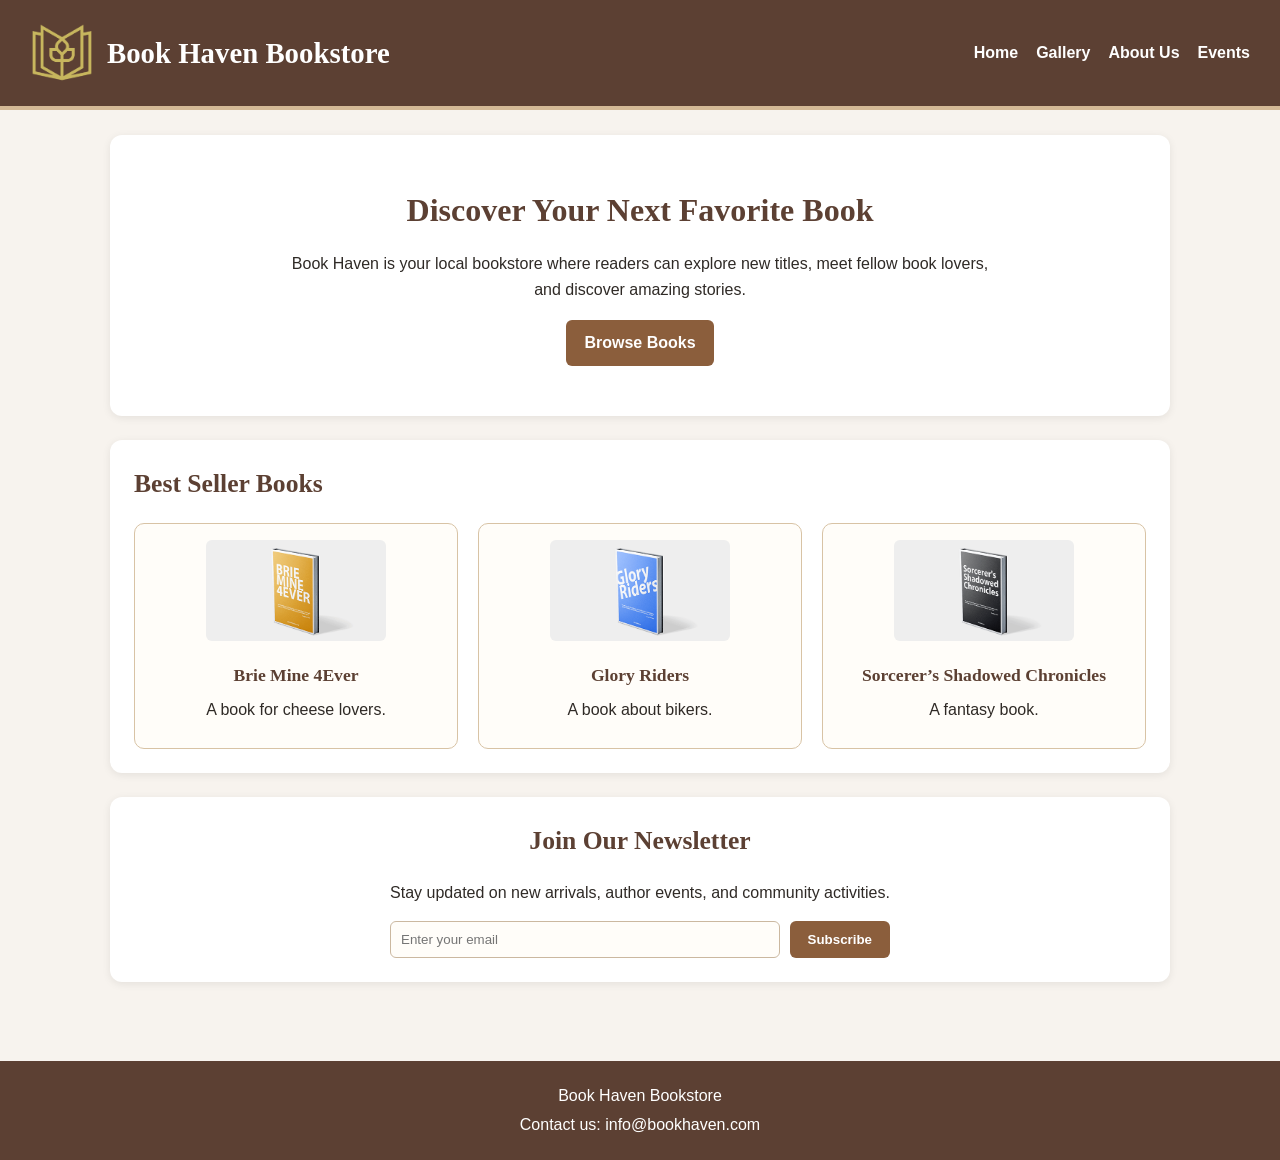
<file: index.html>
<!DOCTYPE html>
<html>

<head>
  <title>Book Haven Bookstore</title>
  <link rel="stylesheet" href="styles.css">
</head>

<body>

  <header>
    <div class="logo-area">
      <img src="images/Client3_Logo.png" alt="Book Haven Bookstore Logo" class="logo">
      <h1>Book Haven Bookstore</h1>
    </div>

    <nav>
      <a href="index.html">Home</a>
      <a href="gallery.html">Gallery</a>
      <a href="about.html">About Us</a>
      <a href="events.html">Events</a>
    </nav>
  </header>

  <main>

    <section class="hero">
      <h2>Discover Your Next Favorite Book</h2>
      <p>
        Book Haven is your local bookstore where readers can explore new titles,
        meet fellow book lovers, and discover amazing stories.
      </p>
      <a href="gallery.html" class="btn">Browse Books</a>
    </section>

    <section>
      <h2 class="section-title">Best Seller Books</h2>

      <div class="card-grid">

        <div class="card">
          <img src="images/Client3_Book1.png" alt="Brie Mine 4Ever book cover">
          <h3>Brie Mine 4Ever</h3>
          <p>A book for cheese lovers.</p>
        </div>

        <div class="card">
          <img src="images/Client3_Book2.png" alt="Glory Riders book cover">
          <h3>Glory Riders</h3>
          <p>A book about bikers.</p>
        </div>

        <div class="card">
          <img src="images/Client3_Book3.png" alt="Sorcerer’s Shadowed Chronicles book cover">
          <h3>Sorcerer’s Shadowed Chronicles</h3>
          <p>A fantasy book.</p>
        </div>

      </div>
    </section>

    <section class="newsletter">
      <h2 class="section-title">Join Our Newsletter</h2>
      <p>Stay updated on new arrivals, author events, and community activities.</p>

      <form onsubmit="subscribeUser(event)">
        <input type="email" placeholder="Enter your email" required>
        <button type="submit" class="btn">Subscribe</button>
      </form>
    </section>

  </main>

  <footer>
    <p>Book Haven Bookstore</p>
    <p>Contact us: info@bookhaven.com</p>
  </footer>

  <script src="script.js"></script>
</body>

</html>
</file>
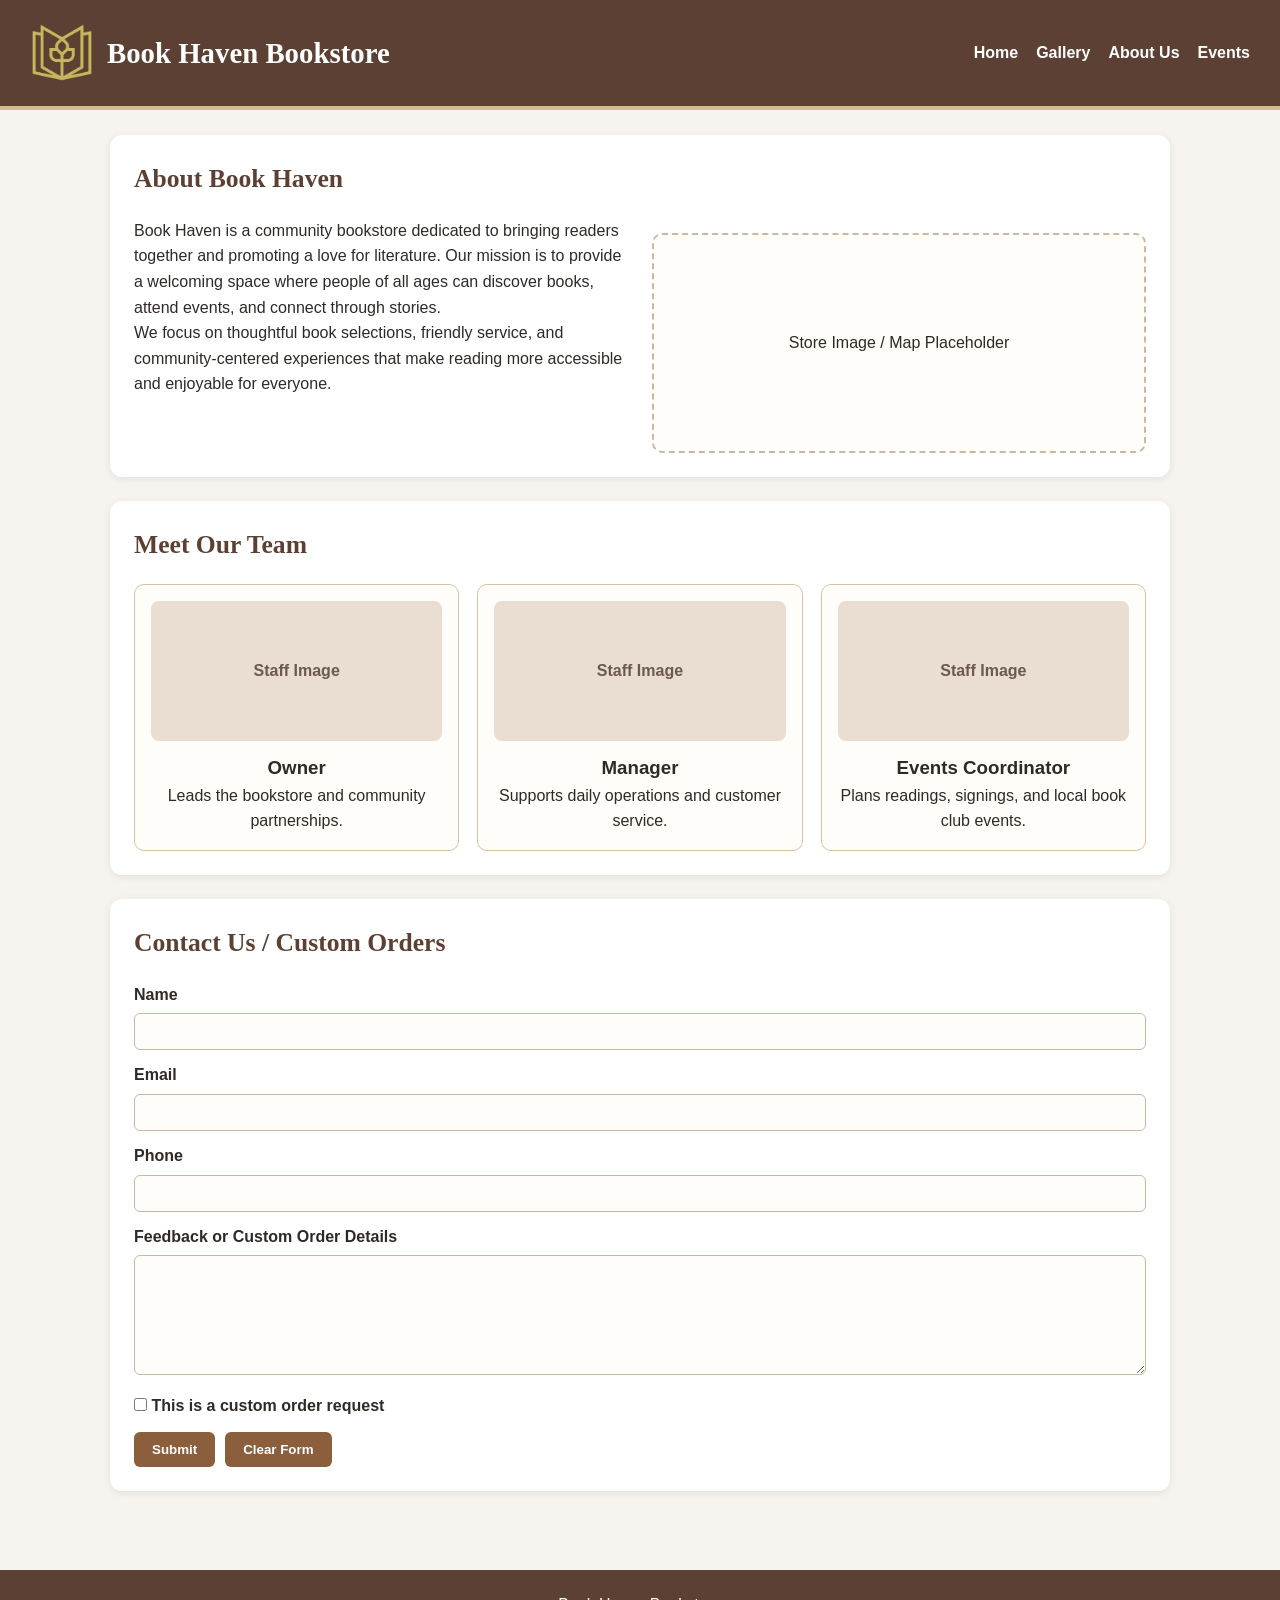
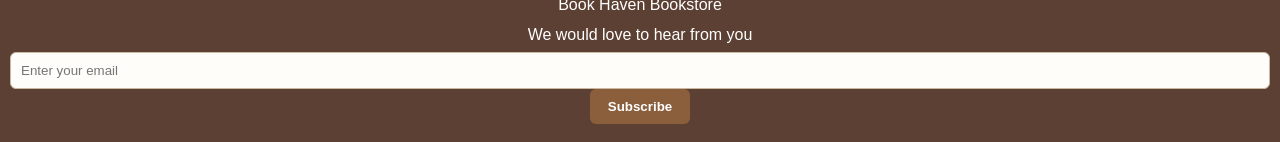
<file: about.html>
<!DOCTYPE html>
<html>

<head>
  <title>About Us - Book Haven Bookstore</title>
  <link rel="stylesheet" href="styles.css">
</head>

<body>

  <header>
    <div class="logo-area">
      <img src="images/Client3_Logo.png" alt="Book Haven Bookstore Logo" class="logo">
      <h1>Book Haven Bookstore</h1>
    </div>

    <nav>
      <a href="index.html">Home</a>
      <a href="gallery.html">Gallery</a>
      <a href="about.html">About Us</a>
      <a href="events.html">Events</a>
    </nav>
  </header>

  <main>

    <section>
      <h2 class="section-title">About Book Haven</h2>

      <div class="two-column">
        <div>
          <p>
            Book Haven is a community bookstore dedicated to bringing readers together and promoting a love for literature.
            Our mission is to provide a welcoming space where people of all ages can discover books, attend events, and connect through stories.
          </p>

          <p>
            We focus on thoughtful book selections, friendly service, and community-centered experiences that make reading
            more accessible and enjoyable for everyone.
          </p>
        </div>

        <div>
          <div class="map-placeholder">Store Image / Map Placeholder</div>
        </div>
      </div>
    </section>

    <section>
      <h2 class="section-title">Meet Our Team</h2>

      <div class="staff-grid">
        <div class="staff-card">
          <div class="staff-photo">Staff Image</div>
          <h3>Owner</h3>
          <p>Leads the bookstore and community partnerships.</p>
        </div>

        <div class="staff-card">
          <div class="staff-photo">Staff Image</div>
          <h3>Manager</h3>
          <p>Supports daily operations and customer service.</p>
        </div>

        <div class="staff-card">
          <div class="staff-photo">Staff Image</div>
          <h3>Events Coordinator</h3>
          <p>Plans readings, signings, and local book club events.</p>
        </div>
      </div>
    </section>

    <section>
      <h2 class="section-title">Contact Us / Custom Orders</h2>

      <form onsubmit="submitMessage(event)">
        <label for="name">Name</label>
        <input type="text" id="name" name="name" required>

        <label for="email">Email</label>
        <input type="email" id="email" name="email" required>

        <label for="phone">Phone</label>
        <input type="text" id="phone" name="phone">

        <label for="message">Feedback or Custom Order Details</label>
        <textarea id="message" name="message" required></textarea>

        <div class="checkbox-row">
          <input type="checkbox" id="custom" name="custom">
          <label for="custom" style="display:inline;">This is a custom order request</label>
        </div>

        <div class="form-actions">
          <input type="submit" value="Submit" class="btn">
          <input type="reset" value="Clear Form" class="btn">
        </div>
      </form>
    </section>

  </main>

  <footer>
    <p>Book Haven Bookstore</p>
    <p>We would love to hear from you</p>

    <form onsubmit="subscribeUser(event)">
      <input type="email" placeholder="Enter your email" required>
      <button type="submit" class="btn">Subscribe</button>
    </form>
  </footer>

  <script src="script.js"></script>
</body>

</html>
</file>
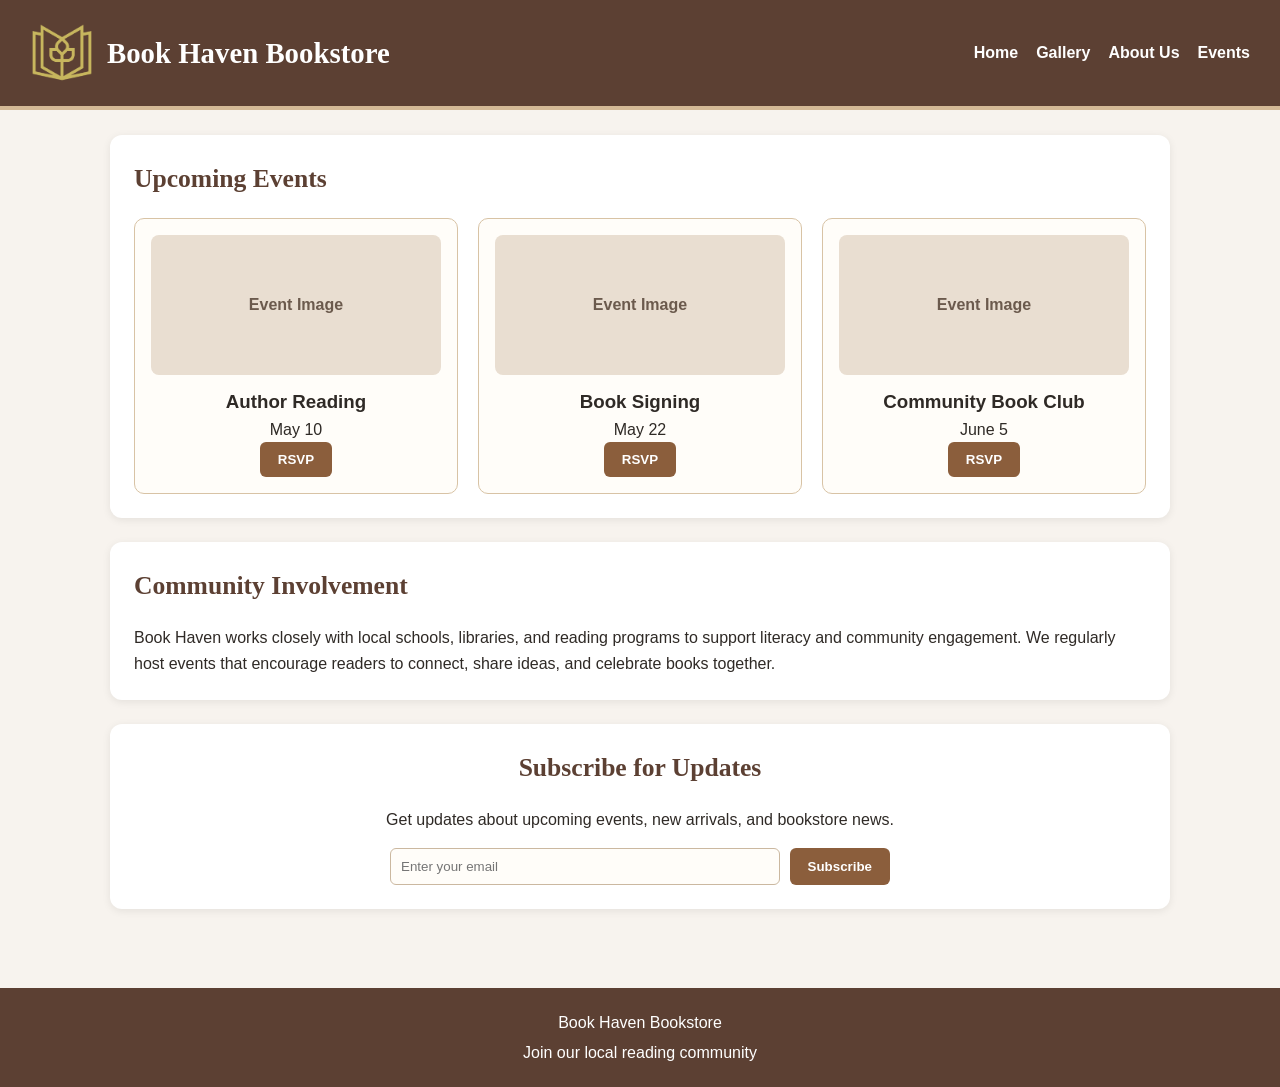
<file: events.html>
<!DOCTYPE html>
<html>

<head>
  <title>Events - Book Haven Bookstore</title>
  <link rel="stylesheet" href="styles.css">
</head>

<body>

  <header>
    <div class="logo-area">
      <img src="images/Client3_Logo.png" alt="Book Haven Bookstore Logo" class="logo">
      <h1>Book Haven Bookstore</h1>
    </div>

    <nav>
      <a href="index.html">Home</a>
      <a href="gallery.html">Gallery</a>
      <a href="about.html">About Us</a>
      <a href="events.html">Events</a>
    </nav>
  </header>

  <main>

    <section>
      <h2 class="section-title">Upcoming Events</h2>

      <div class="event-grid">

        <div class="event-card">
          <div class="event-image">Event Image</div>
          <h3>Author Reading</h3>
          <p>May 10</p>
          <button class="btn">RSVP</button>
        </div>

        <div class="event-card">
          <div class="event-image">Event Image</div>
          <h3>Book Signing</h3>
          <p>May 22</p>
          <button class="btn">RSVP</button>
        </div>

        <div class="event-card">
          <div class="event-image">Event Image</div>
          <h3>Community Book Club</h3>
          <p>June 5</p>
          <button class="btn">RSVP</button>
        </div>

      </div>
    </section>

    <section>
      <h2 class="section-title">Community Involvement</h2>
      <p>
        Book Haven works closely with local schools, libraries, and reading programs to support literacy
        and community engagement. We regularly host events that encourage readers to connect, share ideas,
        and celebrate books together.
      </p>
    </section>

    <section class="newsletter">
      <h2 class="section-title">Subscribe for Updates</h2>
      <p>Get updates about upcoming events, new arrivals, and bookstore news.</p>

      <form onsubmit="subscribeUser(event)">
        <input type="email" placeholder="Enter your email" required>
        <button type="submit" class="btn">Subscribe</button>
      </form>
    </section>

  </main>

  <footer>
    <p>Book Haven Bookstore</p>
    <p>Join our local reading community</p>
  </footer>

  <script src="script.js"></script>
</body>

</html>
</file>
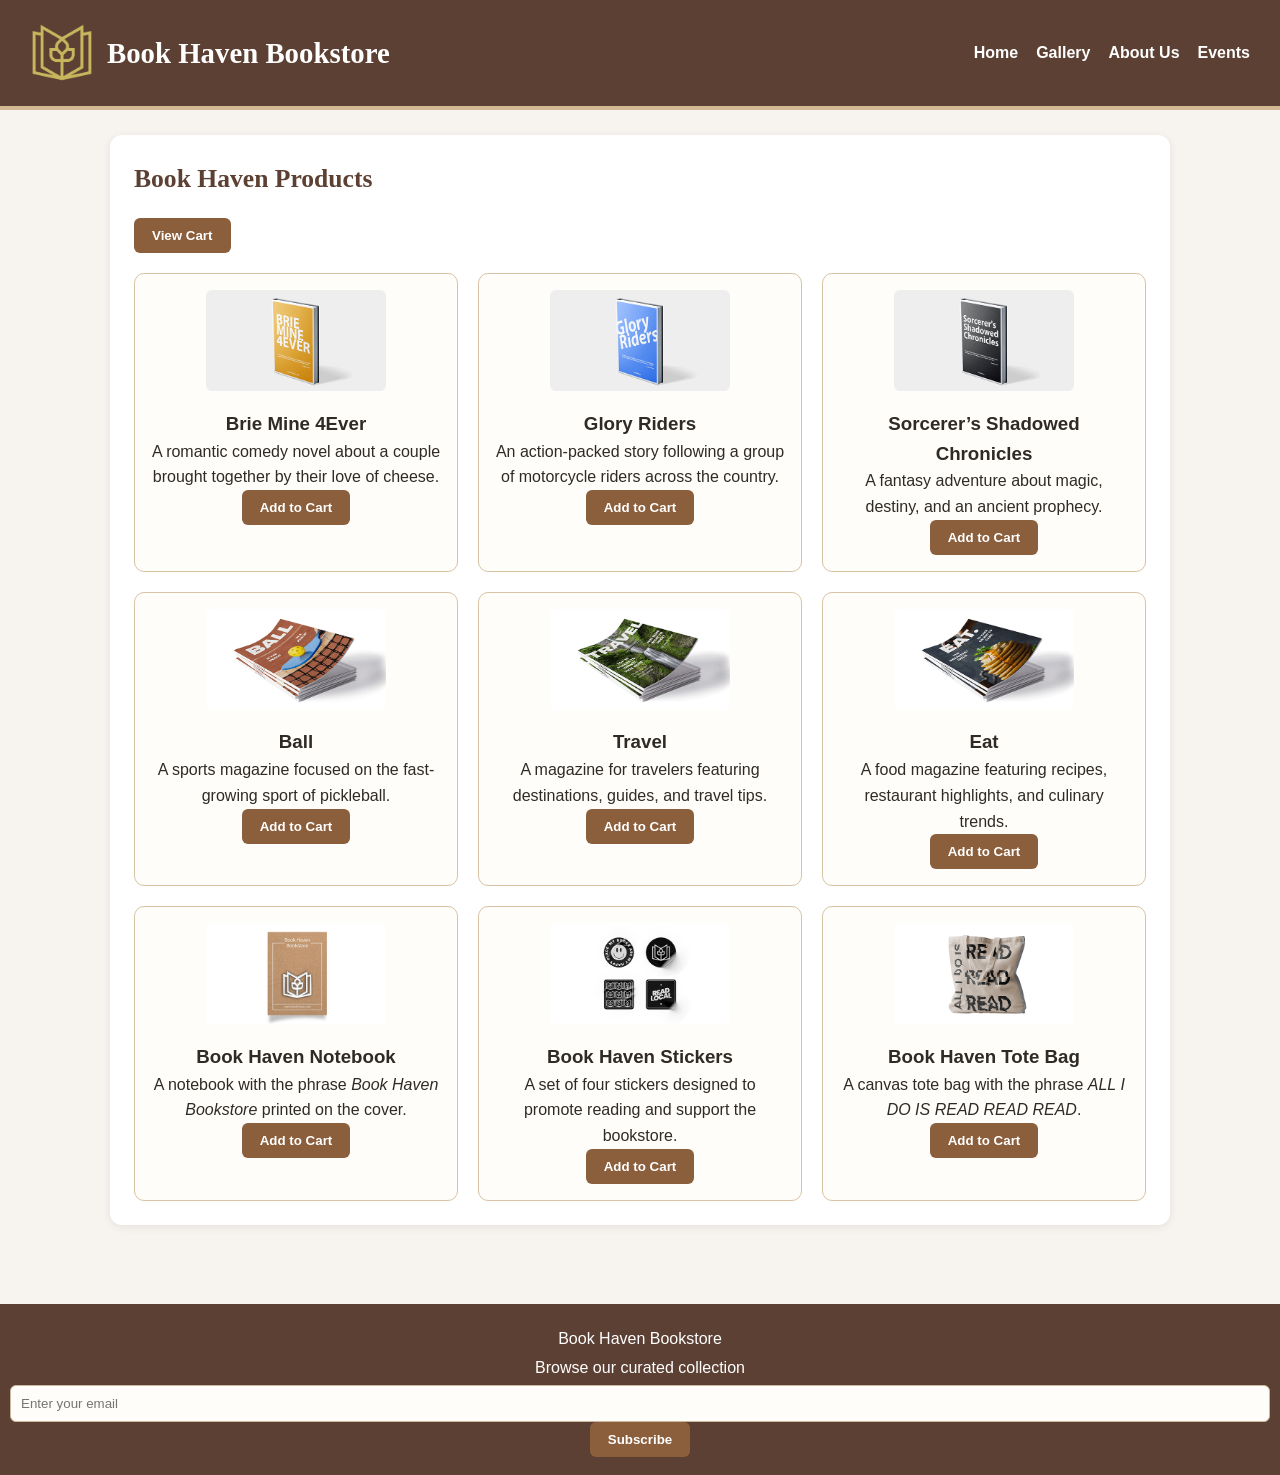
<file: gallery.html>
<!DOCTYPE html>
<html>

<head>
  <title>Gallery - Book Haven Bookstore</title>
  <link rel="stylesheet" href="styles.css">
</head>

<body>

  <header>
    <div class="logo-area">
      <img src="images/Client3_Logo.png" alt="Book Haven Bookstore Logo" class="logo">
      <h1>Book Haven Bookstore</h1>
    </div>

    <nav>
      <a href="index.html">Home</a>
      <a href="gallery.html">Gallery</a>
      <a href="about.html">About Us</a>
      <a href="events.html">Events</a>
    </nav>
  </header>

  <main>
    <section>

      <h2 class="section-title">Book Haven Products</h2>

      <div class="form-actions" style="margin-bottom: 20px;">
        <button class="btn" onclick="viewCart()">View Cart</button>
      </div>

      <div class="gallery-grid">

        <div class="gallery-item">
          <img src="images/Client3_Book1.png" alt="Brie Mine 4Ever book cover">
          <h3>Brie Mine 4Ever</h3>
          <p>A romantic comedy novel about a couple brought together by their love of cheese.</p>
          <button class="btn" onclick="addToCart('Brie Mine 4Ever')">Add to Cart</button>
        </div>

        <div class="gallery-item">
          <img src="images/Client3_Book2.png" alt="Glory Riders book cover">
          <h3>Glory Riders</h3>
          <p>An action-packed story following a group of motorcycle riders across the country.</p>
          <button class="btn" onclick="addToCart('Glory Riders')">Add to Cart</button>
        </div>

        <div class="gallery-item">
          <img src="images/Client3_Book3.png" alt="Sorcerer's Shadowed Chronicles book cover">
          <h3>Sorcerer&rsquo;s Shadowed Chronicles</h3>
          <p>A fantasy adventure about magic, destiny, and an ancient prophecy.</p>
          <button class="btn" onclick="addToCart('Sorcerer’s Shadowed Chronicles')">Add to Cart</button>
        </div>

        <div class="gallery-item">
          <img src="images/Client3_Magazine1.png" alt="Ball magazine cover">
          <h3>Ball</h3>
          <p>A sports magazine focused on the fast-growing sport of pickleball.</p>
          <button class="btn" onclick="addToCart('Ball')">Add to Cart</button>
        </div>

        <div class="gallery-item">
          <img src="images/Client3_Magazine2.png" alt="Travel magazine cover">
          <h3>Travel</h3>
          <p>A magazine for travelers featuring destinations, guides, and travel tips.</p>
          <button class="btn" onclick="addToCart('Travel')">Add to Cart</button>
        </div>

        <div class="gallery-item">
          <img src="images/Client3_Magazine3.png" alt="Eat magazine cover">
          <h3>Eat</h3>
          <p>A food magazine featuring recipes, restaurant highlights, and culinary trends.</p>
          <button class="btn" onclick="addToCart('Eat')">Add to Cart</button>
        </div>

        <div class="gallery-item">
          <img src="images/Client3_Notebook.png" alt="Book Haven notebook">
          <h3>Book Haven Notebook</h3>
          <p>A notebook with the phrase <i>Book Haven Bookstore</i> printed on the cover.</p>
          <button class="btn" onclick="addToCart('Book Haven Notebook')">Add to Cart</button>
        </div>

        <div class="gallery-item">
          <img src="images/Client3_Stickers.png" alt="Book Haven stickers">
          <h3>Book Haven Stickers</h3>
          <p>A set of four stickers designed to promote reading and support the bookstore.</p>
          <button class="btn" onclick="addToCart('Book Haven Stickers')">Add to Cart</button>
        </div>

        <div class="gallery-item">
          <img src="images/Client3_ToteBag.png" alt="Book Haven tote bag">
          <h3>Book Haven Tote Bag</h3>
          <p>A canvas tote bag with the phrase <i>ALL I DO IS READ READ READ</i>.</p>
          <button class="btn" onclick="addToCart('Book Haven Tote Bag')">Add to Cart</button>
        </div>

      </div>

      <!-- Cart Modal -->
      <div id="cartModal" class="cart-modal" style="display:none;">
        <div class="cart-modal-content">
          <h2 class="section-title">Shopping Cart</h2>
          <div id="cartOutput"></div>

          <div class="form-actions">
            <button class="btn" onclick="clearCart()">Clear Cart</button>
            <button class="btn" onclick="processOrder()">Process Order</button>
            <button class="btn" onclick="closeCart()">Close</button>
          </div>
        </div>
      </div>

    </section>
  </main>

  <footer>
    <p>Book Haven Bookstore</p>
    <p>Browse our curated collection</p>

    <form onsubmit="subscribeUser(event)">
      <input type="email" placeholder="Enter your email" required>
      <button type="submit" class="btn">Subscribe</button>
    </form>
  </footer>

  <script src="script.js"></script>
</body>

</html>
</file>
<file: styles.css>
*{
box-sizing:border-box;
margin:0;
padding:0;
}

body{
font-family:Arial, sans-serif;
background-color:#f7f3ee;
color:#2f2a26;
line-height:1.6;
}

header{
background-color:#5c4033;
color:#ffffff;
padding:20px 30px;
display:flex;
justify-content:space-between;
align-items:center;
flex-wrap:wrap;
border-bottom:4px solid #d4b996;
}

header h1{
font-family:Georgia, serif;
font-size:2rem;
}

nav{
display:flex;
gap:18px;
flex-wrap:wrap;
}

nav a{
color:#ffffff;
text-decoration:none;
font-weight:bold;
}

nav a:hover{
text-decoration:underline;
}

main{
max-width:1100px;
margin:0 auto;
padding:25px 20px;
}

section{
background-color:#ffffff;
margin-bottom:24px;
padding:24px;
border-radius:12px;
box-shadow:0 2px 8px rgba(0,0,0,0.08);
}

.hero{
text-align:center;
padding:50px 25px;
}

.hero h2{
font-family:Georgia, serif;
font-size:2rem;
color:#5c4033;
margin-bottom:15px;
}

.hero p{
max-width:700px;
margin:0 auto 18px;
}

.btn{
display:inline-block;
background-color:#8b5e3c;
color:#ffffff;
text-decoration:none;
border:none;
padding:10px 18px;
border-radius:6px;
font-weight:bold;
cursor:pointer;
}

.btn:hover{
background-color:#6f472d;
}

.section-title{
font-family:Georgia, serif;
font-size:1.6rem;
color:#5c4033;
margin-bottom:18px;
}

.card-grid{
display:grid;
grid-template-columns:repeat(3, 1fr);
gap:20px;
}

.card{
border:1px solid #d8c3a5;
border-radius:10px;
padding:16px;
text-align:center;
background-color:#fffdf9;
}

.card img{
width:100%;
max-width:180px;
height:auto;
border-radius:6px;
margin-bottom:12px;
}

.card h3{
font-family:Georgia, serif;
font-size:1.1rem;
margin-bottom:8px;
color:#5c4033;
}

.card p{
margin-bottom:10px;
}

.newsletter{
text-align:center;
}

.newsletter form{
max-width:500px;
margin:15px auto 0;
display:flex;
gap:10px;
flex-wrap:wrap;
justify-content:center;
}

.newsletter input[type="email"]{
flex:1;
min-width:220px;
padding:10px;
border:1px solid #cbb8a0;
border-radius:6px;
}

.gallery-grid{
display:grid;
grid-template-columns:repeat(3, 1fr);
gap:20px;
}

.gallery-item{
border:1px solid #d8c3a5;
border-radius:10px;
padding:16px;
text-align:center;
background-color:#fffdf9;
}

.gallery-item img{
width:100%;
max-width:180px;
height:auto;
border-radius:6px;
margin-bottom:10px;
}

.two-column{
display:grid;
grid-template-columns:1fr 1fr;
gap:24px;
align-items:start;
}

.staff-grid{
display:grid;
grid-template-columns:repeat(3, 1fr);
gap:18px;
margin-top:15px;
}

.staff-card{
border:1px solid #d8c3a5;
border-radius:10px;
padding:16px;
text-align:center;
background-color:#fffdf9;
}

.staff-photo{
height:140px;
border-radius:8px;
background-color:#e9ded1;
margin-bottom:12px;
display:flex;
align-items:center;
justify-content:center;
font-weight:bold;
color:#6b5a4d;
}

.map-placeholder{
height:220px;
border:2px dashed #cbb8a0;
border-radius:10px;
display:flex;
align-items:center;
justify-content:center;
background:#fffdf9;
margin-top:15px;
}

form label{
font-weight:bold;
display:block;
margin-top:12px;
margin-bottom:6px;
}

form input[type="text"],
form input[type="email"],
form textarea{
width:100%;
padding:10px;
border:1px solid #cbb8a0;
border-radius:6px;
background-color:#fffdf9;
}

form textarea{
min-height:120px;
resize:vertical;
}

.checkbox-row{
margin-top:10px;
margin-bottom:14px;
}

.form-actions{
display:flex;
gap:10px;
flex-wrap:wrap;
margin-top:10px;
}

.event-grid{
display:grid;
grid-template-columns:repeat(3, 1fr);
gap:20px;
}

.event-card{
border:1px solid #d8c3a5;
border-radius:10px;
padding:16px;
background-color:#fffdf9;
text-align:center;
}

.event-image{
height:140px;
border-radius:8px;
background-color:#e9ded1;
margin-bottom:12px;
display:flex;
align-items:center;
justify-content:center;
font-weight:bold;
color:#6b5a4d;
}

footer{
background-color:#5c4033;
color:#ffffff;
text-align:center;
padding:18px 10px;
margin-top:30px;
}

footer p{
margin:4px 0;
}

@media (max-width:900px){
.card-grid,
.gallery-grid,
.staff-grid,
.event-grid,
.two-column{
grid-template-columns:1fr 1fr;
}
}

@media (max-width:600px){
header{
flex-direction:column;
gap:12px;
text-align:center;
}

nav{
justify-content:center;
}

.card-grid,
.gallery-grid,
.staff-grid,
.event-grid,
.two-column{
grid-template-columns:1fr;
}

.hero h2{
font-size:1.6rem;
}

main{
padding:18px 14px;
}

section{
padding:18px;
}

.newsletter form{
flex-direction:column;
}
}

.logo-area{
display:flex;
align-items:center;
gap:12px;
}

.logo{
width:65px;
height:auto;
}

header{
background-color:#5c4033;
color:white;
padding:20px 30px;
display:flex;
justify-content:space-between;
align-items:center;
flex-wrap:wrap;
}

header h1{
font-family:Georgia, serif;
font-size:1.8rem;
}

.cart-modal{
position:fixed;
top:0;
left:0;
width:100%;
height:100%;
background-color:rgba(0,0,0,0.5);
display:flex;
justify-content:center;
align-items:center;
z-index:1000;
}

.cart-modal-content{
background-color:#ffffff;
padding:25px;
border-radius:10px;
max-width:500px;
width:90%;
box-shadow:0 2px 10px rgba(0,0,0,0.2);
}

#cartOutput ul{
margin-left:20px;
margin-bottom:15px;
}
</file>
